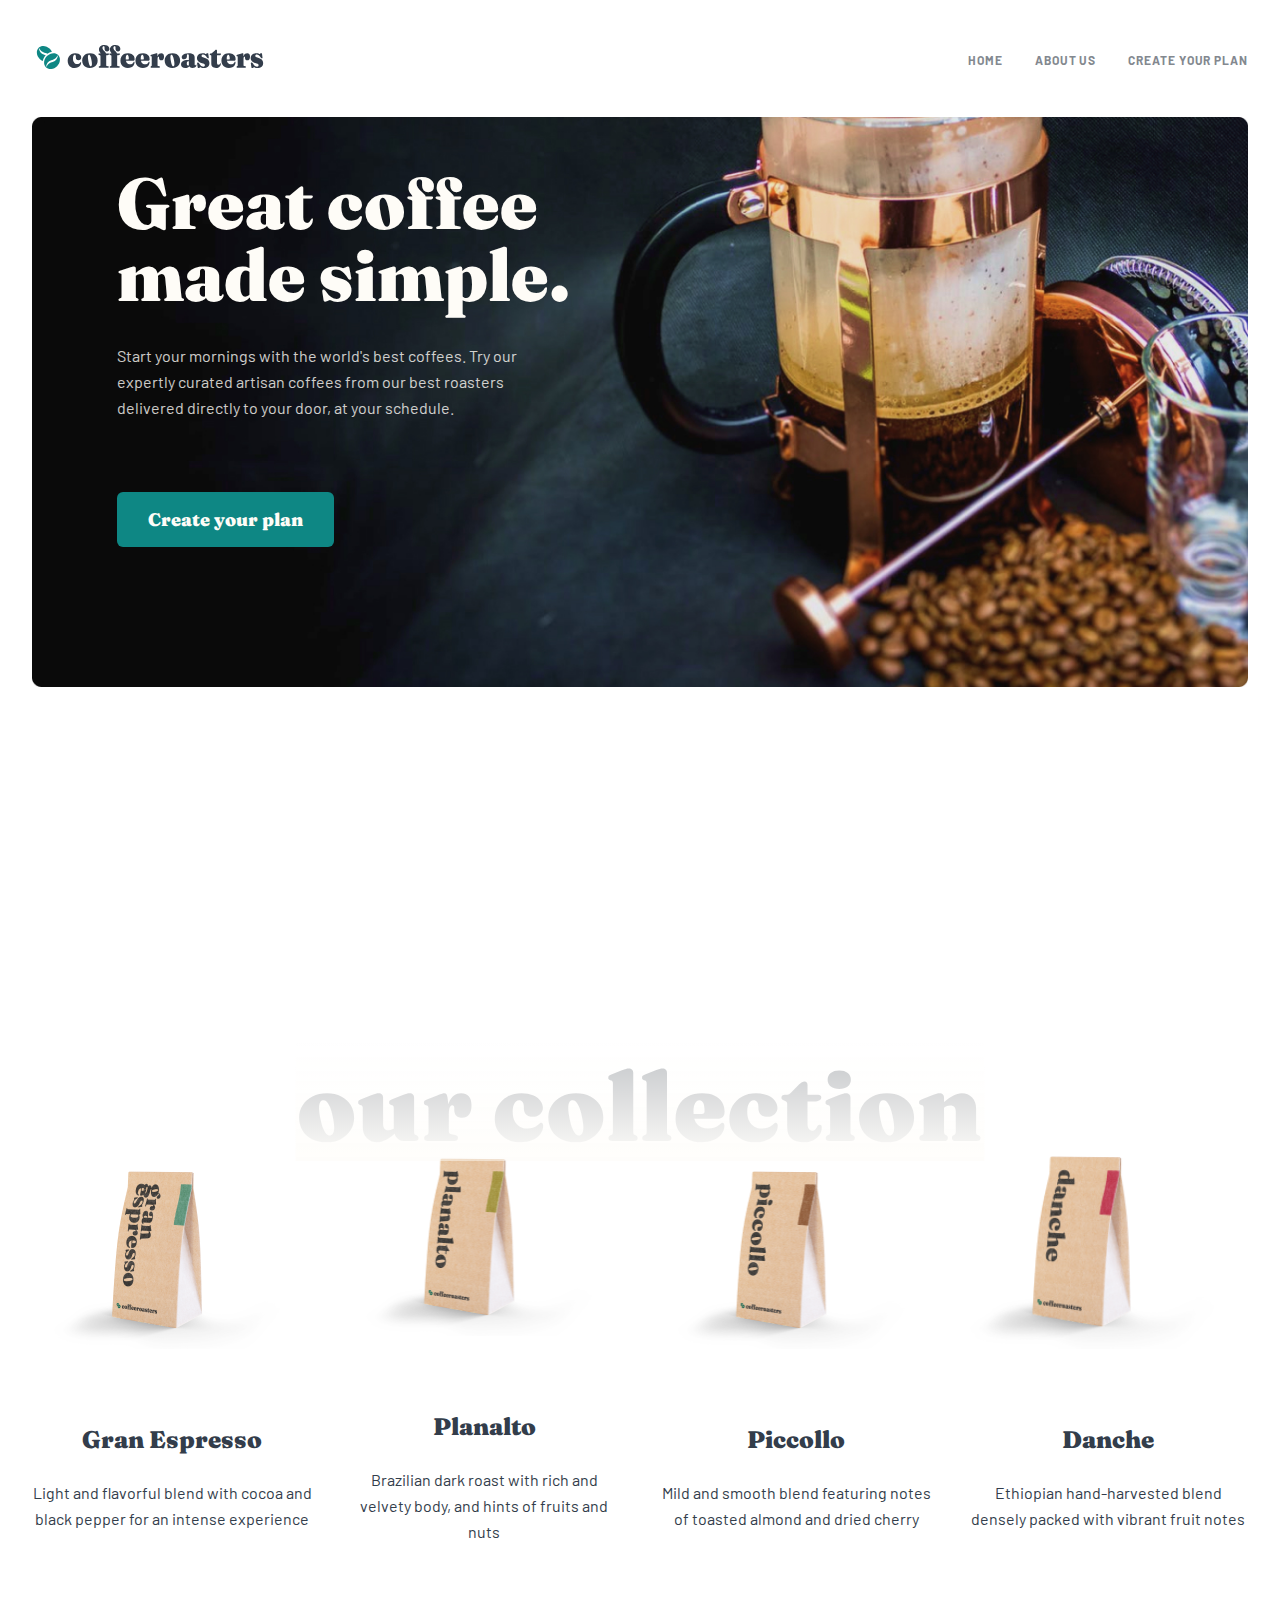
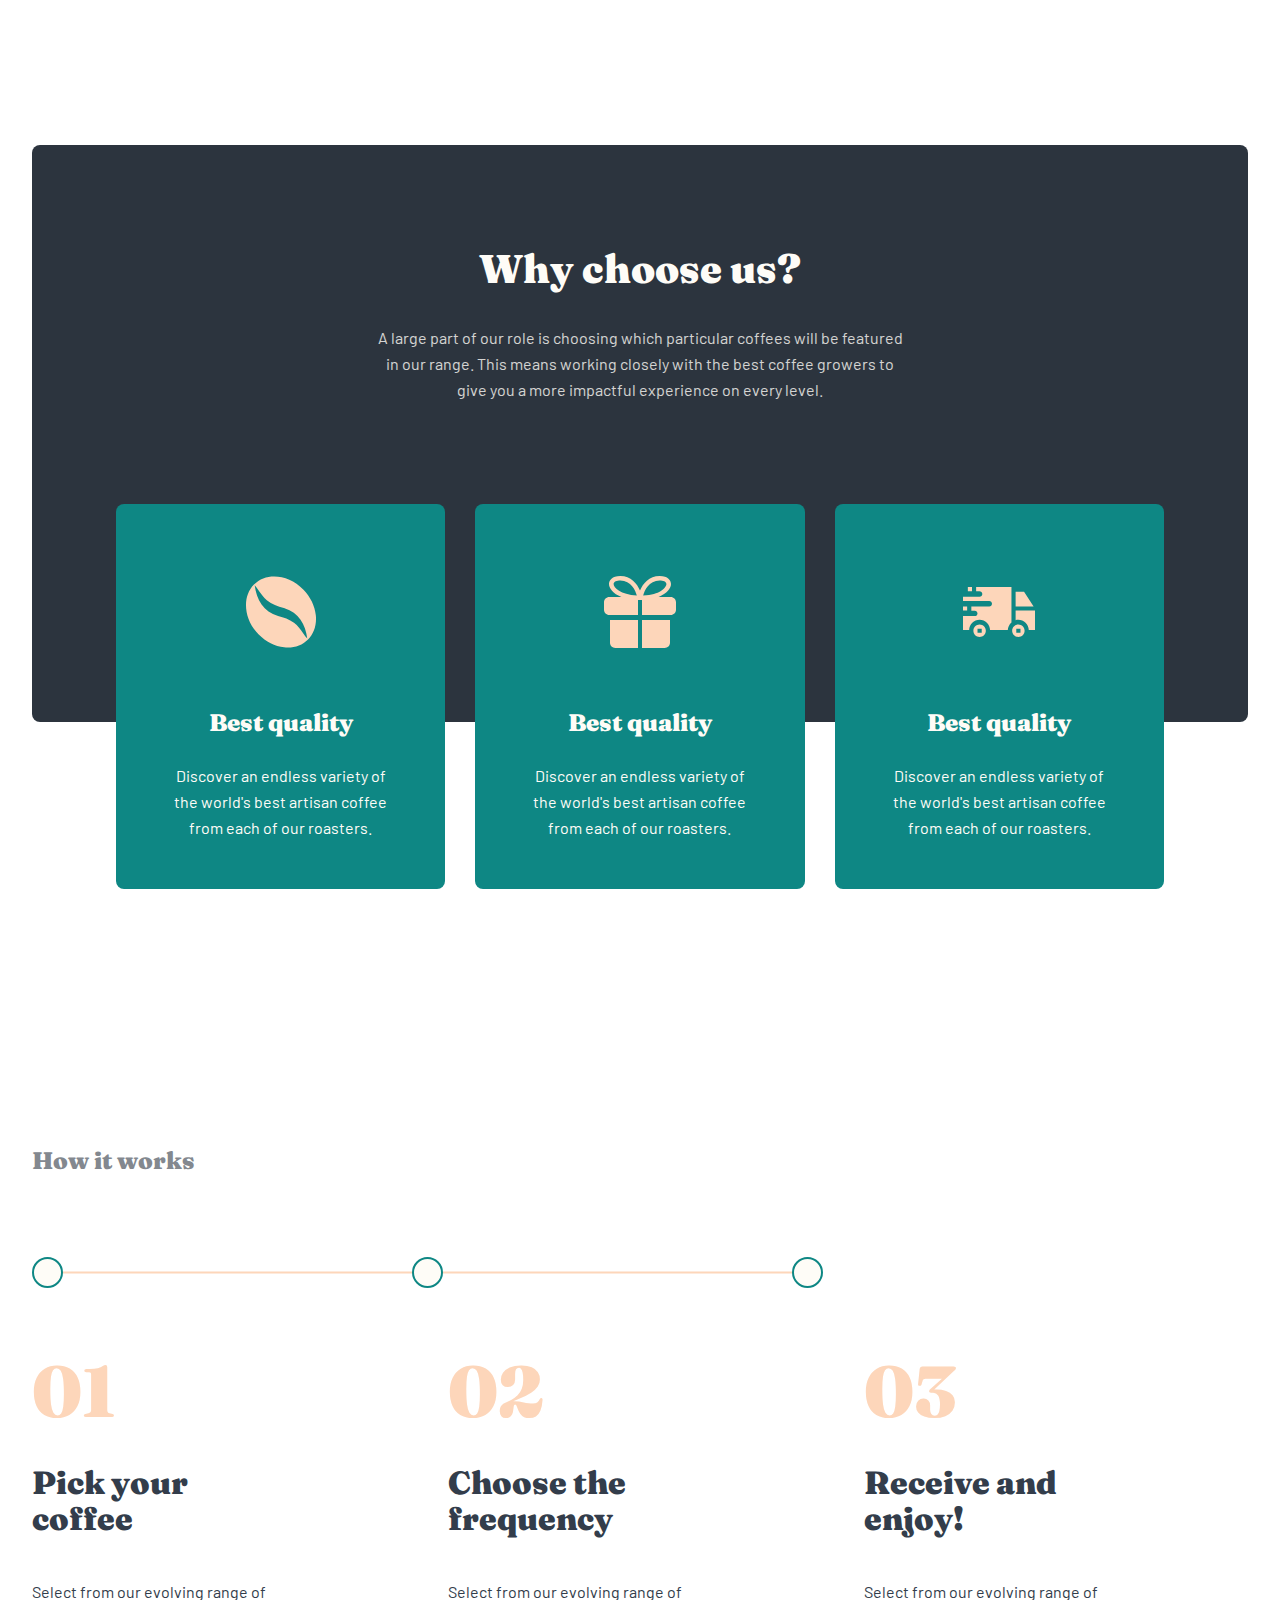
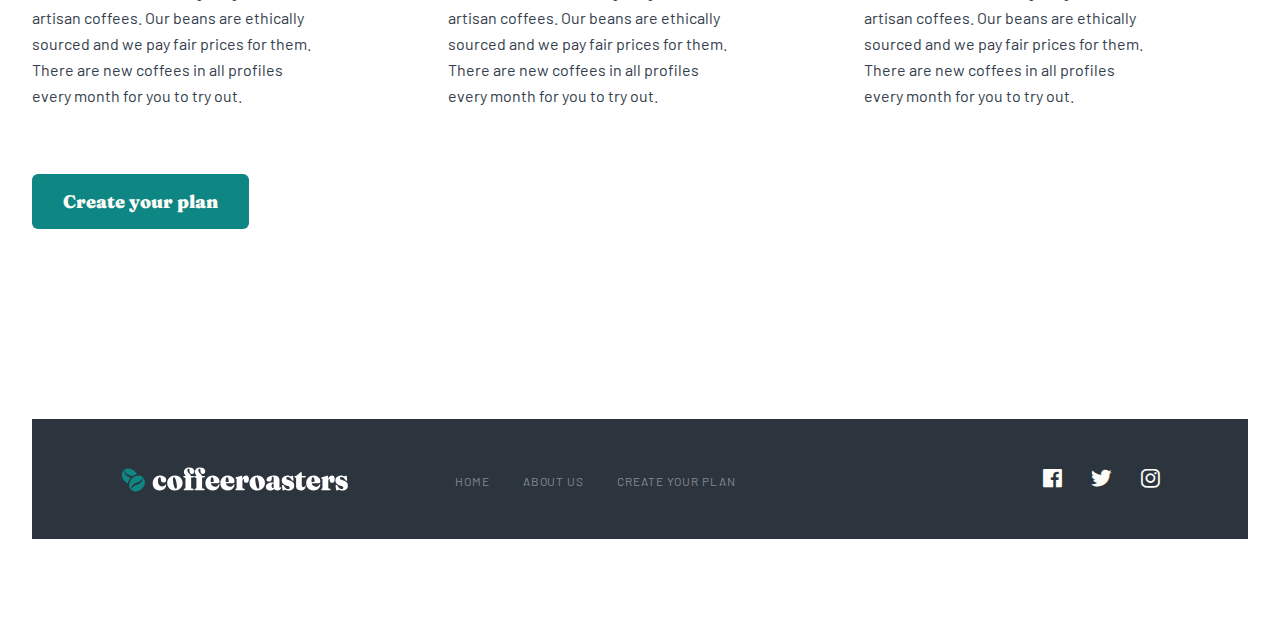
<file: index.html>
<!DOCTYPE html>
<html lang="en">

<head>
    <meta charset="UTF-8">
    <meta http-equiv="X-UA-Compatible" content="IE=edge">
    <meta name="viewport" content="width=device-width, initial-scale=1.0">
    <title>Coffeeroasters</title>
    <link rel="stylesheet" href="https://necolas.github.io/normalize.css/8.0.1/normalize.css">
    <link href='https://unpkg.com/boxicons@2.1.1/css/boxicons.min.css' rel='stylesheet'>
    <link rel="stylesheet" href="css/flexboxgrid.css">
    <link rel="stylesheet" href="css/style.css">
</head>

<body>
    <section id="hero">
        <div class="container-fluid">
            <header class="header">
                <div class="header__box between-xs">
                    <div class="header__logo-box">
                        <a href="#">
                            <img class="header__logo" src="./imgs/coffe-logo.svg" alt="Logo">
                        </a>
                    </div>
                    <nav class="header__nav nav" id="navModal">
                        <div class="nav__box">
                            <img class="nav__logo" src="./imgs/coffe-logo.svg" alt="logo">
                            <button class="nav__close" id="closeBtn"><i class='bx bx-x'></i></button>
                        </div>
                        <ul class="nav__list">
                            <li class="nav__item">
                                <a class="nav__link" href="index.html">home</a>
                            </li>
                            <li class="nav__item">
                                <a class="nav__link" href="about.html">about us</a>
                            </li>
                            <li class="nav__item">
                                <a class="nav__link" href="create.html">create your plan</a>
                            </li>
                        </ul>
                    </nav>
                    <button class="header__btn"><i class='bx bx-menu' id="menuBtn"></i></button>
                </div>
            </header>
            <div class="hero">
                <div class="hero__desc">
                    <h1 class="hero__title">Great coffee made simple.</h1>
                    <p class="hero__text">Start your mornings with the world's best coffees. Try our expertly curated
                        artisan coffees from our best roasters delivered directly to your door, at your schedule.</p>
                    <button class="hero__btn btn">Create your plan</button>
                </div>
            </div>
        </div>
    </section>
    <main>
        <section class="collection">
            <div class="container-fluid">
                <div class="collection__page">
                    <img class="collection__img" src="./imgs/bacg-img.svg" alt="collection">
                    <ul class="collection__list row middle-xs between-xs">
                        <li class="collection__item col-xs-12 col-md-3">
                            <div class="collection__box clln">
                                <img class="clln__img" src="./imgs/kopi1.png" alt="Planalto">
                                <div class="clln__desc">
                                    <h3 class="clln__title">Gran Espresso</h3>
                                    <p class="clln__text">Light and flavorful blend with cocoa and black pepper for an
                                        intense experience</p>
                                </div>
                            </div>
                        </li>
                        <li class="collection__item col-xs-12 col-md-3">
                            <div class="collection__box clln">
                                <img class="clln__img" src="./imgs/kopi2.png" alt="Planalto">
                                <div class="clln__desc">
                                    <h3 class="clln__title">Planalto</h3>
                                    <p class="clln__text">Brazilian dark roast with rich and velvety body, and hints of
                                        fruits and nuts</p>
                                </div>
                            </div>
                        </li>
                        <li class="collection__item col-xs-12 col-md-3">
                            <div class="collection__box clln">
                                <img class="clln__img" src="./imgs/kopi3.png" alt="Planalto">
                                <div class="clln__desc">
                                    <h3 class="clln__title">Piccollo</h3>
                                    <p class="clln__text">Mild and smooth blend featuring notes of toasted almond and dried
                                        cherry</p>
                                </div>
                            </div>
                        </li>
                        <li class="collection__item col-xs-12 col-md-3">
                            <div class="collection__box clln">
                                <img class="clln__img" src="./imgs/kopi4.png" alt="Planalto">
                                <div class="clln__desc">
                                    <h3 class="clln__title">Danche</h3>
                                    <p class="clln__text">Ethiopian hand-harvested blend densely packed with vibrant fruit
                                        notes</p>
                                </div>
                            </div>
                        </li>
                    </ul>
                </div>
            </div>
        </section>
        <section class="choose">
            <div class="container-fluid">
                <div class="choose__page">
                    <div class="choose__info">
                        <h2 class="choose__heading">Why choose us?</h2>
                        <p class="choose__desc">A large part of our role is choosing which particular coffees will be
                            featured
                            in our range. This means working closely with the best coffee growers to give
                            you a more impactful experience on every level.</p>
                    </div>
                    <ul class="choose__list row middle-xs">
                        <li class="choose__item col-xs-12 col-md-4">
                            <div class="choose__box">
                                <img class="choose__img" src="./imgs/choose1.svg" alt="coffe">
                                <div class="choose__card">
                                    <h3 class="choose__title">Best quality</h3>
                                    <p class="choose__text">Discover an endless variety of the world's best artisan coffee
                                        from each of our roasters.</p>
                                </div>
                            </div>
                        </li>
                        <li class="choose__item col-xs-12 col-md-4">
                            <div class="choose__box">
                                <img class="choose__img" src="./imgs/choose2.svg" alt="coffe">
                                <div class="choose__card">
                                    <h3 class="choose__title">Best quality</h3>
                                    <p class="choose__text">Discover an endless variety of the world's best artisan coffee
                                        from each of our roasters.</p>
                                </div>
                            </div>
                        </li>
                        <li class="choose__item col-xs-12 col-md-4">
                            <div class="choose__box">
                                <img class="choose__img" src="./imgs/choose3.svg" alt="coffe">
                                <div class="choose__card">
                                    <h3 class="choose__title">Best quality</h3>
                                    <p class="choose__text">Discover an endless variety of the world's best artisan coffee
                                        from each of our roasters.</p>
                                </div>
                            </div>
                        </li>
                    </ul>
                </div>
            </div>
        </section>
        <section class="work">
            <div class="container-fluid">
                <div class="work__content">
                    <div class="work__page">
                        <span class="work__span">How it works</span>
                        <div class="work__img"></div>
                    </div>
                    <ul class="work__list row middle-xs">
                        <li class="work__item col-xs-12 col-sm-4">
                            <div class="work__box wbox">
                                <p class="wbox__span">01</p>
                                <h3 class="wbox__title">Pick your <br> coffee</h3>
                                <p class="wbox__text">Select from our evolving range
                                    of artisan coffees. Our beans
                                    are ethically sourced and we
                                    pay fair prices for them. There
                                    are new coffees in all profiles every month for you to try out.
                                </p>
                            </div>
                        </li>
                        <li class="work__item col-xs-12 col-sm-4">
                            <div class="work__box wbox">
                                <p class="wbox__span">02</p>
                                <h3 class="wbox__title">Choose the frequency</h3>
                                <p class="wbox__text">Select from our evolving range
                                    of artisan coffees. Our beans
                                    are ethically sourced and we
                                    pay fair prices for them. There
                                    are new coffees in all profiles every month for you to try out.
                                </p>
                            </div>
                        </li>
                        <li class="work__item col-xs-12 col-sm-4">
                            <div class="work__box wbox">
                                <p class="wbox__span">03</p>
                                <h3 class="wbox__title">Receive and enjoy!</h3>
                                <p class="wbox__text">Select from our evolving range
                                    of artisan coffees. Our beans
                                    are ethically sourced and we
                                    pay fair prices for them. There
                                    are new coffees in all profiles every month for you to try out.
                                </p>
                            </div>
                        </li>
                    </ul>
                    <button class="btn work__btn">Create your plan</button>
                </div>
            </div>
        </section>
    </main>
    <footer class="footer">
        <div class="container-fluid">
            <div class="footer__box">
                <img class="footer__logo" src="./imgs/logo-white.svg" alt="logo">
                <ul class="footer__list">
                    <li class="footer__item">
                        <a class="footer__link" href="#">home</a>
                    </li>
                    <li class="footer__item">
                        <a class="footer__link" href="#">about us</a>
                    </li>
                    <li class="footer__item">
                        <a class="footer__link" href="#">create your plan</a>
                    </li>
                </ul>
                <ul class="footer__media media">
                    <li class="media__item">
                        <a class="media__link" href="#"><i class='bx bxl-facebook-square'></i></a>
                    </li>
                    <li class="media__item">
                        <a class="media__link" href="#"><i class='bx bxl-twitter' ></i></i></a>
                    </li>
                    <li class="media__item">
                        <a class="media__link" href="#"><i class='bx bxl-instagram'></i></i></a>
                    </li>
                </ul>
            </div>
        </div>
    </footer>

    <script src="js/main.js"></script>
</body>

</html>
</file>
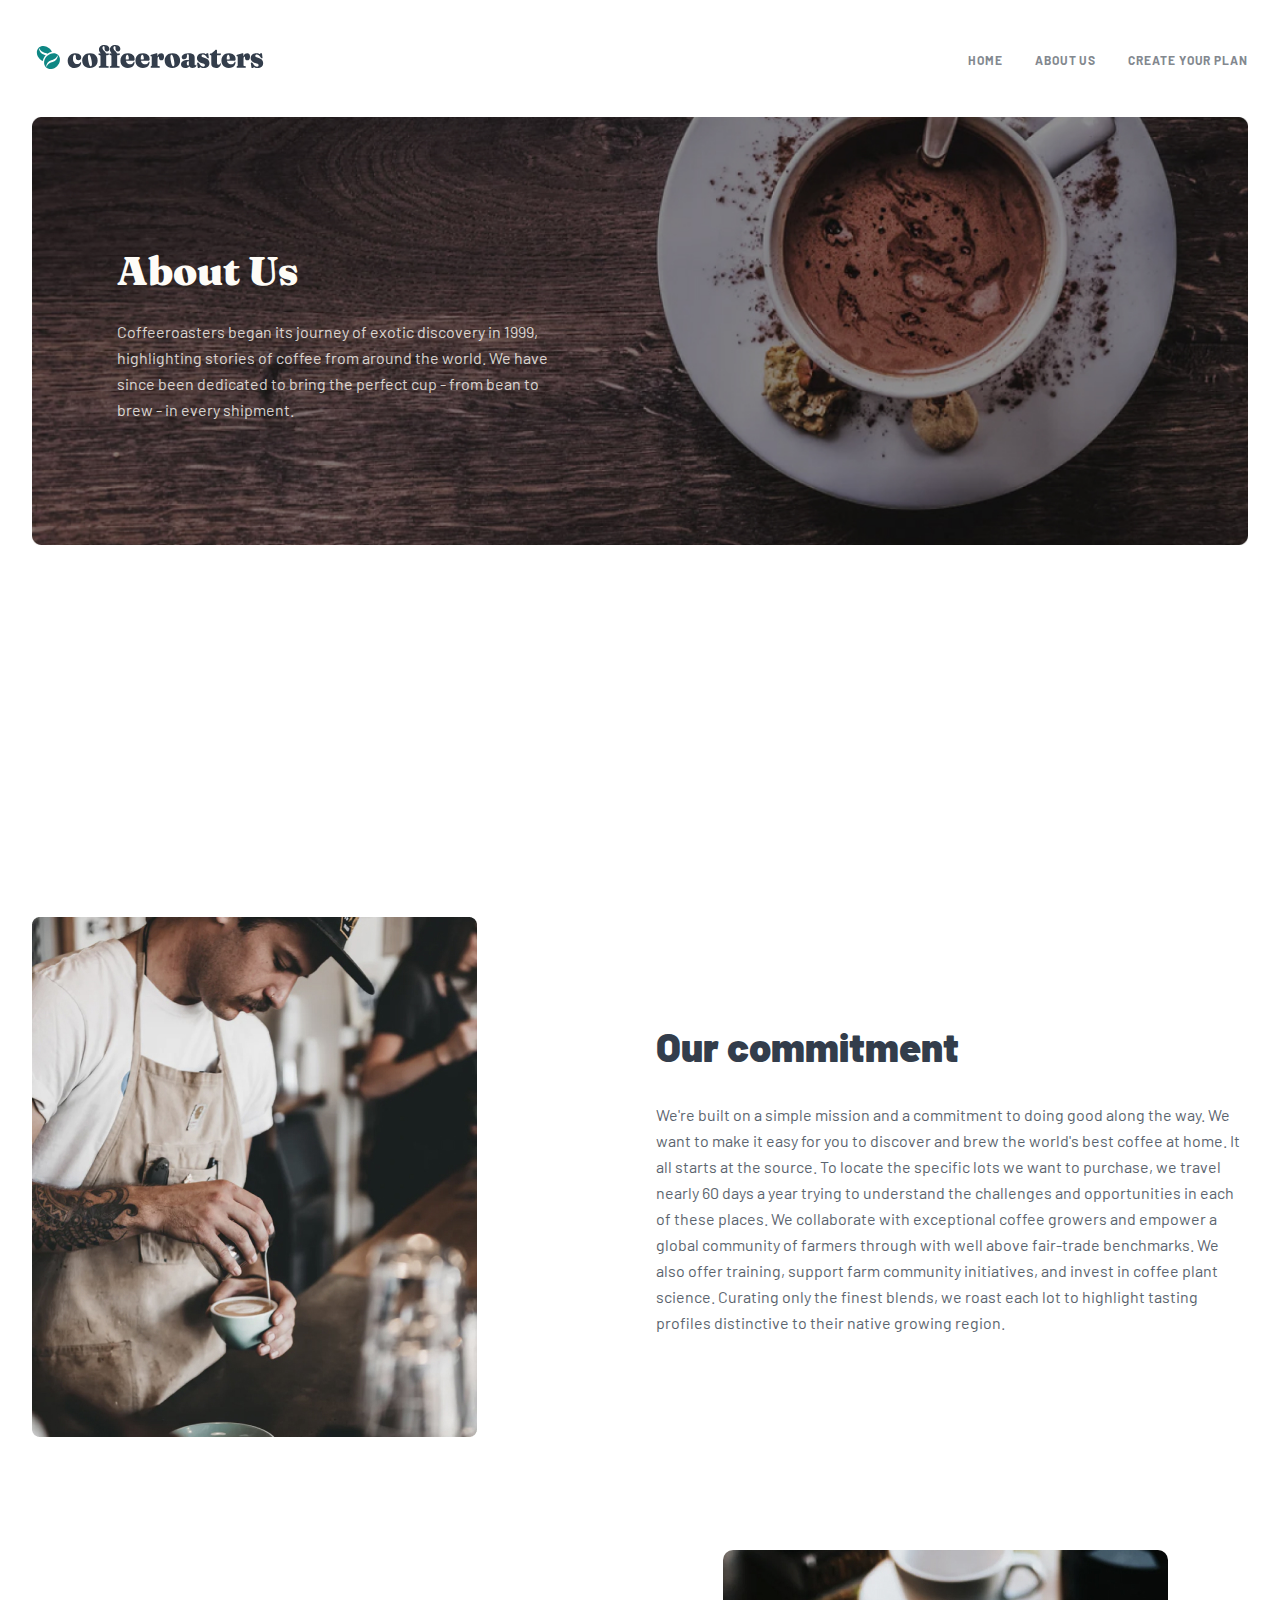
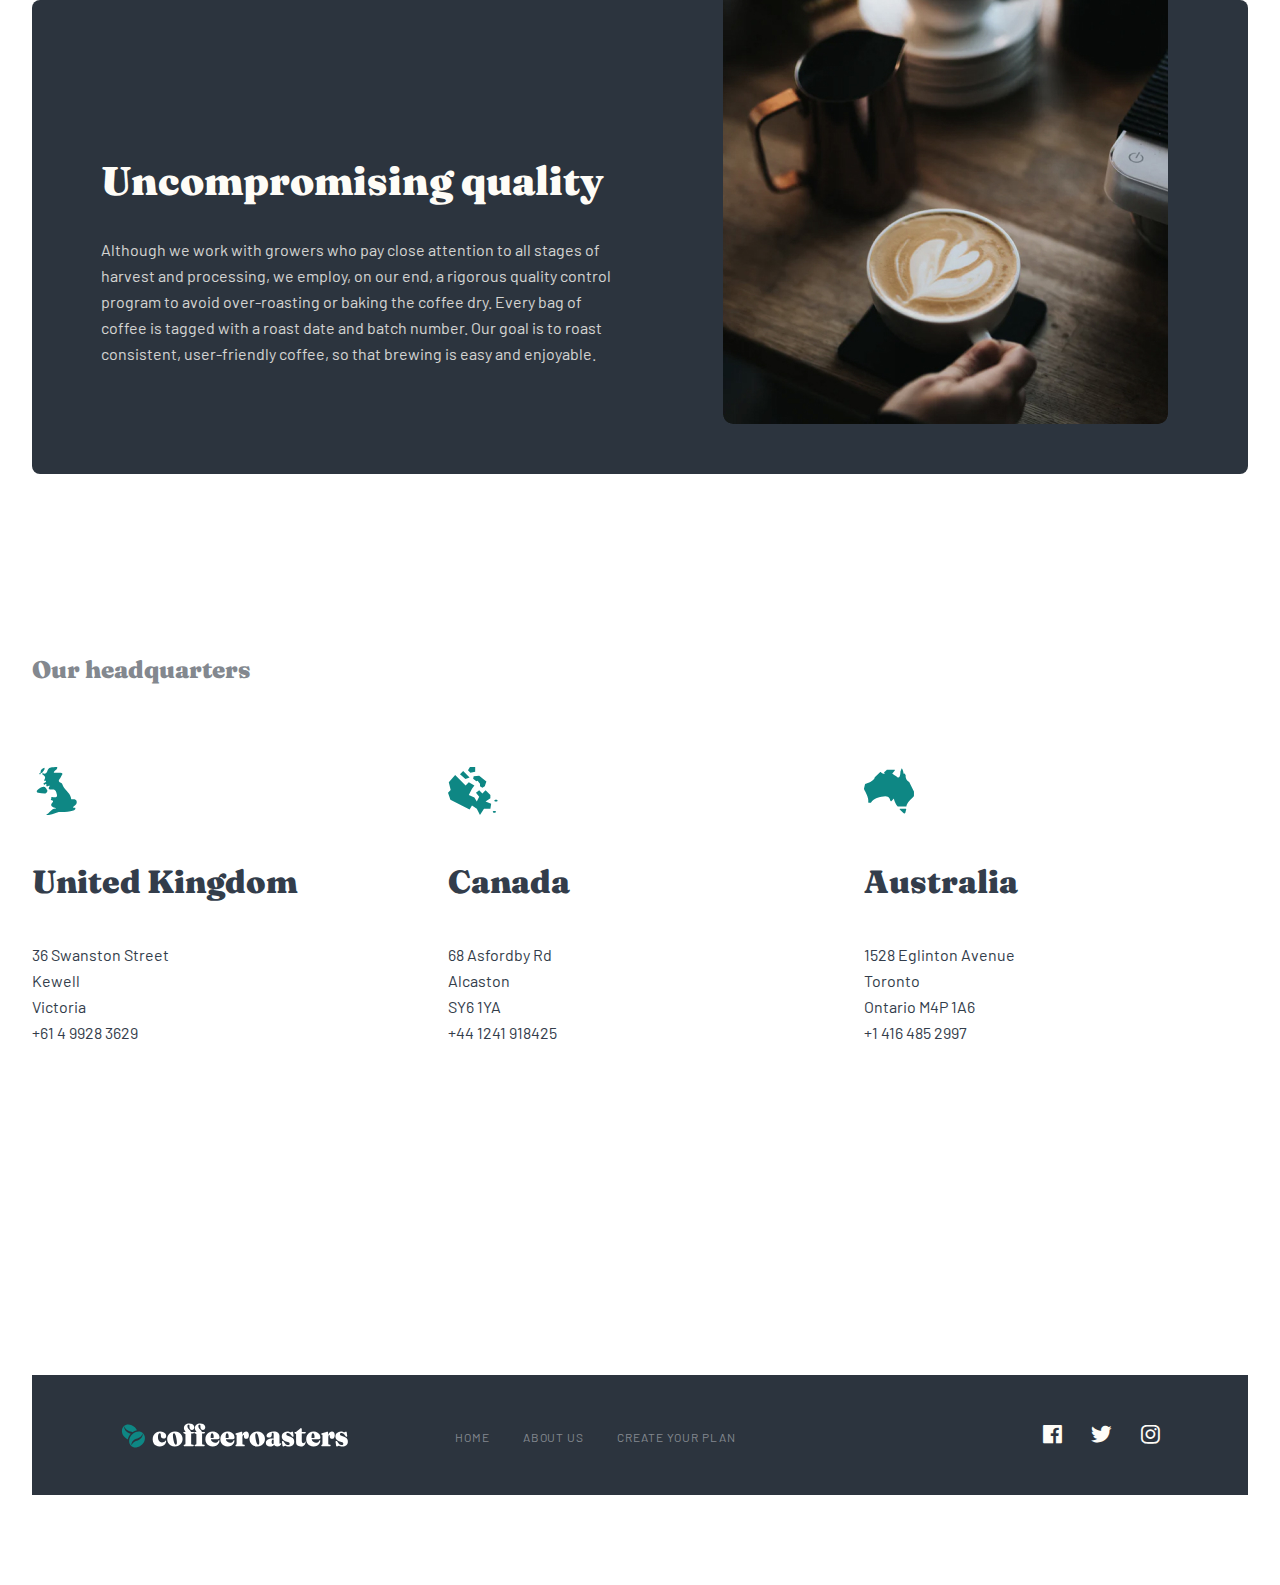
<file: about.html>
<!DOCTYPE html>
<html lang="en">

<head>
    <meta charset="UTF-8">
    <meta http-equiv="X-UA-Compatible" content="IE=edge">
    <meta name="viewport" content="width=device-width, initial-scale=1.0">
    <title>Coffeeroasters</title>
    <link rel="stylesheet" href="https://necolas.github.io/normalize.css/8.0.1/normalize.css">
    <link href='https://unpkg.com/boxicons@2.1.1/css/boxicons.min.css' rel='stylesheet'>
    <link rel="stylesheet" href="css/flexboxgrid.css">
    <link rel="stylesheet" href="css/style.css">
    <link rel="stylesheet" href="css/about.css">
</head>

<body>
    <section id="hero">
        <div class="container-fluid">
            <header class="header">
                <div class="header__box between-xs">
                    <div class="header__logo-box">
                        <a href="#">
                            <img class="header__logo" src="./imgs/coffe-logo.svg" alt="Logo">
                        </a>
                    </div>
                    <nav class="header__nav nav" id="navModal">
                        <div class="nav__box">
                            <img class="nav__logo" src="./imgs/coffe-logo.svg" alt="logo">
                            <button class="nav__close" id="closeBtn"><i class='bx bx-x'></i></button>
                        </div>
                        <ul class="nav__list">
                            <li class="nav__item">
                                <a class="nav__link" href="index.html">home</a>
                            </li>
                            <li class="nav__item">
                                <a class="nav__link" href="about.html">about us</a>
                            </li>
                            <li class="nav__item">
                                <a class="nav__link" href="create.html">create your plan</a>
                            </li>
                        </ul>
                    </nav>
                    <button class="header__btn"><i class='bx bx-menu' id="menuBtn"></i></button>
                </div>
            </header>
            <div class="hero">
                <div class="hero__desc">
                    <h1 class="hero__title">About Us</h1>
                    <p class="hero__text">Coffeeroasters began its journey of exotic discovery in 1999, highlighting stories of coffee from around the world. We have since been dedicated to bring the perfect cup - from bean to brew - in every shipment.</p>
                </div>
            </div>
        </div>
    </section>
    <main>
        <section class="commit">
            <div class="container-fluid">
                <div class="commit__page row middle-xs">
                    <div class="commit__imgbox col-xs-12 col-sm-6">
                        <img class="commit__img" src="./imgs/commit1.jpg" alt="work">
                    </div>
                    <div class="commit__desc col-xs-12 col-sm-6">
                        <h2 class="commit__title">Our commitment</h2>
                        <p class="commit__text">We're built on a simple mission and a commitment to doing good along the way. We want to make it easy for you to discover and brew the world's best coffee at home. It all starts at the source. To locate the specific lots we want to purchase, we travel nearly 60 days a year trying to understand the challenges and opportunities in each of these places. We collaborate with exceptional coffee growers and empower a global community of farmers through with well above fair-trade benchmarks. We also offer training, support farm community initiatives, and invest in coffee plant science. Curating only the finest blends, we roast each lot to highlight tasting profiles distinctive to their native growing region.</p>
                    </div>
                </div>
            </div>
        </section>
    
        <section class="quality">
            <div class="container-fluid">
                <div class="quality__page">
                    <div class="quality__row row middle-xs">
                        <div class="quality__desc col-xs-12 col-sm-6">
                            <h2 class="quality__title">Uncompromising quality</h2>
                            <p class="quality__text">Although we work with growers who pay close attention to all stages of harvest and processing, we employ, on our end, a rigorous quality control program to avoid over-roasting or baking the coffee dry. Every bag of coffee is tagged with a roast date and batch number. Our goal is to roast consistent, user-friendly coffee, so that brewing is easy and enjoyable.</p>
                        </div>
                        <div class="quality__img-box col-xs-12 col-sm-6">
                            <img class="quality__img" src="./imgs/quality.jpg" alt="coffee">
                        </div>
                    </div>
                </div>
            </div>
        </section>
        
        <section class="work">
            <div class="container-fluid">
                <div class="work__content">
                    <div class="work__page">
                        <span class="work__span">Our headquarters</span>
                    </div>
                    <ul class="work__list row middle-xs">
                        <li class="work__item col-xs-12 col-sm-4">
                            <div class="work__box wbox">
                                <img class="work__imgs" src="./imgs/world1.svg" alt="world">
                                <h3 class="wbox__title">United Kingdom</h3>
                                <p class="wbox__text">36 Swanston Street <br>
                                    Kewell <br>
                                    Victoria <br>
                                    +61 4 9928 3629
                                </p>
                            </div>
                        </li>
                        <li class="work__item col-xs-12 col-sm-4">
                            <div class="work__box wbox">
                                <img class="work__imgs" src="./imgs/world2.svg" alt="world">
                                <h3 class="wbox__title">Canada</h3>
                                <p class="wbox__text">68  Asfordby Rd <br>
                                    Alcaston <br>
                                    SY6 1YA <br>
                                    +44 1241 918425
                                </p>
                            </div>
                        </li>
                        <li class="work__item col-xs-12 col-sm-4">
                            <div class="work__box wbox">
                                <img class="work__imgs" src="./imgs/world3.svg" alt="world">
                                <h3 class="wbox__title">Australia</h3>
                                <p class="wbox__text">1528  Eglinton Avenue <br>
                                    Toronto <br>
                                    Ontario M4P 1A6 <br>
                                    +1 416 485 2997
                                </p>
                            </div>
                        </li>
                    </ul>
                </div>
            </div>
        </section>
    </main>
    <footer class="footer">
        <div class="container-fluid">
            <div class="footer__box">
                <img class="footer__logo" src="./imgs/logo-white.svg" alt="logo">
                <ul class="footer__list">
                    <li class="footer__item">
                        <a class="footer__link" href="#">home</a>
                    </li>
                    <li class="footer__item">
                        <a class="footer__link" href="#">about us</a>
                    </li>
                    <li class="footer__item">
                        <a class="footer__link" href="#">create your plan</a>
                    </li>
                </ul>
                <ul class="footer__media media">
                    <li class="media__item">
                        <a class="media__link" href="#"><i class='bx bxl-facebook-square'></i></a>
                    </li>
                    <li class="media__item">
                        <a class="media__link" href="#"><i class='bx bxl-twitter' ></i></i></a>
                    </li>
                    <li class="media__item">
                        <a class="media__link" href="#"><i class='bx bxl-instagram'></i></i></a>
                    </li>
                </ul>
            </div>
        </div>
    </footer>

    <script src="js/main.js"></script>
</body>

</html>
</file>
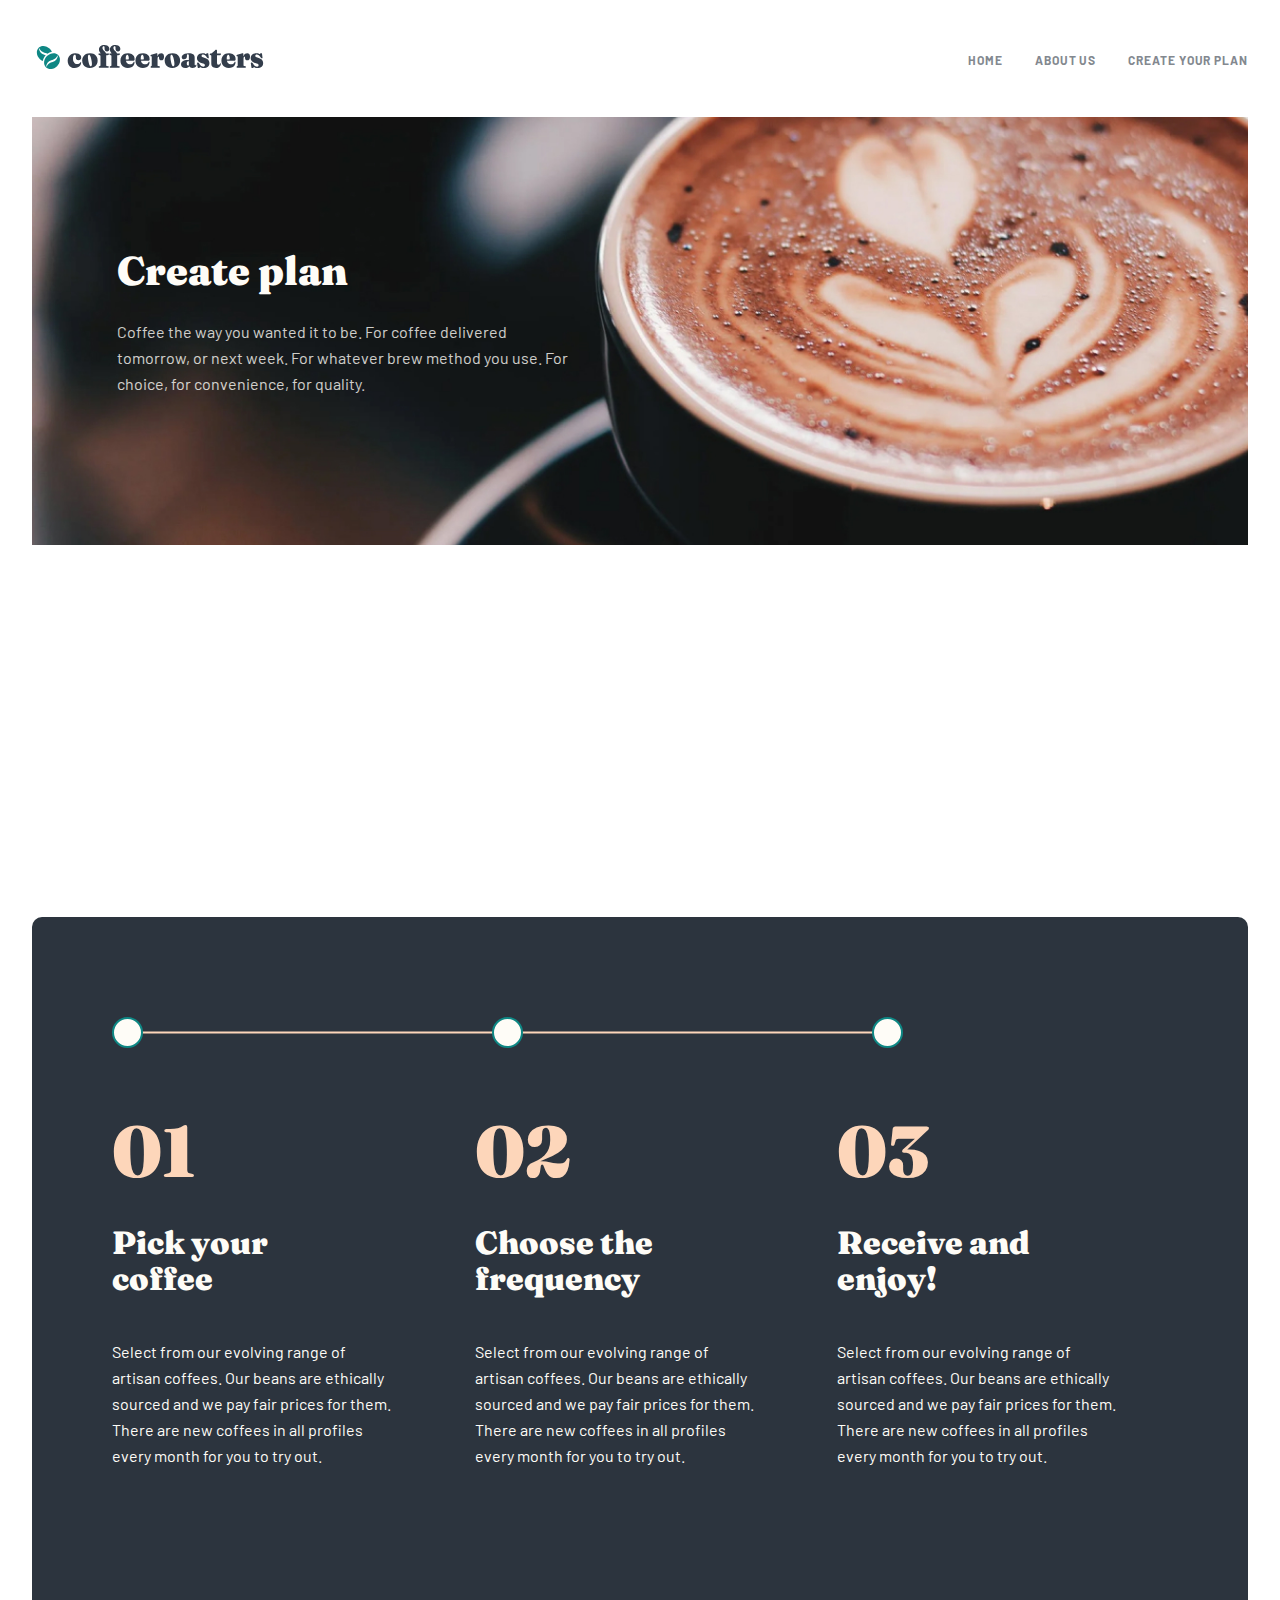
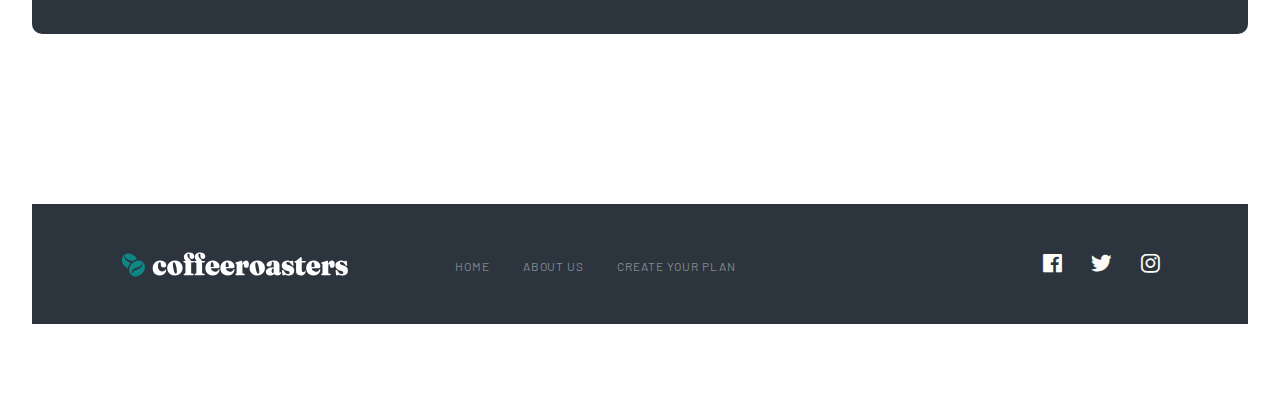
<file: create.html>
<!DOCTYPE html>
<html lang="en">

<head>
    <meta charset="UTF-8">
    <meta http-equiv="X-UA-Compatible" content="IE=edge">
    <meta name="viewport" content="width=device-width, initial-scale=1.0">
    <title>Coffeeroasters</title>
    <link rel="stylesheet" href="https://necolas.github.io/normalize.css/8.0.1/normalize.css">
    <link href='https://unpkg.com/boxicons@2.1.1/css/boxicons.min.css' rel='stylesheet'>
    <link rel="stylesheet" href="css/flexboxgrid.css">
    <link rel="stylesheet" href="css/style.css">
    <link rel="stylesheet" href="css/create.css">
</head>

<body>
    <section id="hero">
        <div class="container-fluid">
            <header class="header">
                <div class="header__box between-xs">
                    <div class="header__logo-box">
                        <a href="#">
                            <img class="header__logo" src="./imgs/coffe-logo.svg" alt="Logo">
                        </a>
                    </div>
                    <nav class="header__nav nav" id="navModal">
                        <div class="nav__box">
                            <img class="nav__logo" src="./imgs/coffe-logo.svg" alt="logo">
                            <button class="nav__close" id="closeBtn"><i class='bx bx-x'></i></button>
                        </div>
                        <ul class="nav__list">
                            <li class="nav__item">
                                <a class="nav__link" href="index.html">home</a>
                            </li>
                            <li class="nav__item">
                                <a class="nav__link" href="about.html">about us</a>
                            </li>
                            <li class="nav__item">
                                <a class="nav__link" href="create.html">create your plan</a>
                            </li>
                        </ul>
                    </nav>
                    <button class="header__btn"><i class='bx bx-menu' id="menuBtn"></i></button>
                </div>
            </header>
            <div class="hero">
                <div class="hero__desc">
                    <h1 class="hero__title">Create plan</h1>
                    <p class="hero__text">Coffee the way you wanted it to be. For coffee delivered tomorrow, or next week. For whatever brew method you use. For choice, for convenience, for quality.</p>
                </div>
            </div>
        </div>
    </section>
    <main>
        <section class="work">
            <div class="container-fluid">
                <div class="work__content">
                    <div class="work__page">
                        <div class="work__img"></div>
                    </div>
                    <ul class="work__list row middle-xs">
                        <li class="work__item col-xs-12 col-sm-4">
                            <div class="work__box wbox">
                                <p class="wbox__span">01</p>
                                <h3 class="wbox__title">Pick your <br> coffee</h3>
                                <p class="wbox__text">Select from our evolving range
                                    of artisan coffees. Our beans
                                    are ethically sourced and we
                                    pay fair prices for them. There
                                    are new coffees in all profiles every month for you to try out.
                                </p>
                            </div>
                        </li>
                        <li class="work__item col-xs-12 col-sm-4">
                            <div class="work__box wbox">
                                <p class="wbox__span">02</p>
                                <h3 class="wbox__title">Choose the frequency</h3>
                                <p class="wbox__text">Select from our evolving range
                                    of artisan coffees. Our beans
                                    are ethically sourced and we
                                    pay fair prices for them. There
                                    are new coffees in all profiles every month for you to try out.
                                </p>
                            </div>
                        </li>
                        <li class="work__item col-xs-12 col-sm-4">
                            <div class="work__box wbox">
                                <p class="wbox__span">03</p>
                                <h3 class="wbox__title">Receive and enjoy!</h3>
                                <p class="wbox__text">Select from our evolving range
                                    of artisan coffees. Our beans
                                    are ethically sourced and we
                                    pay fair prices for them. There
                                    are new coffees in all profiles every month for you to try out.
                                </p>
                            </div>
                        </li>
                    </ul>
                </div>
            </div>
        </section>
    </main>
    <footer class="footer">
        <div class="container-fluid">
            <div class="footer__box">
                <img class="footer__logo" src="./imgs/logo-white.svg" alt="logo">
                <ul class="footer__list">
                    <li class="footer__item">
                        <a class="footer__link" href="#">home</a>
                    </li>
                    <li class="footer__item">
                        <a class="footer__link" href="#">about us</a>
                    </li>
                    <li class="footer__item">
                        <a class="footer__link" href="#">create your plan</a>
                    </li>
                </ul>
                <ul class="footer__media media">
                    <li class="media__item">
                        <a class="media__link" href="#"><i class='bx bxl-facebook-square'></i></a>
                    </li>
                    <li class="media__item">
                        <a class="media__link" href="#"><i class='bx bxl-twitter' ></i></i></a>
                    </li>
                    <li class="media__item">
                        <a class="media__link" href="#"><i class='bx bxl-instagram'></i></i></a>
                    </li>
                </ul>
            </div>
        </div>
    </footer>

    <script src="js/main.js"></script>
</body>

</html>
</file>
<file: css/flexboxgrid.css>
/* Uncomment and set these variables to customize the grid. */

.container-fluid {
  margin-right: auto;
  margin-left: auto;
  padding-right: 2rem;
  padding-left: 2rem;
}

.row {
  box-sizing: border-box;
  display: -ms-flexbox;
  display: -webkit-box;
  display: flex;
  -ms-flex: 0 1 auto;
  -webkit-box-flex: 0;
  flex: 0 1 auto;
  -ms-flex-direction: row;
  -webkit-box-orient: horizontal;
  -webkit-box-direction: normal;
  flex-direction: row;
  -ms-flex-wrap: wrap;
  flex-wrap: wrap;
  margin-right: -1rem;
  margin-left: -1rem;
}

.row.reverse {
  -ms-flex-direction: row-reverse;
  -webkit-box-orient: horizontal;
  -webkit-box-direction: reverse;
  flex-direction: row-reverse;
}

.col.reverse {
  -ms-flex-direction: column-reverse;
  -webkit-box-orient: vertical;
  -webkit-box-direction: reverse;
  flex-direction: column-reverse;
}

.col-xs,
.col-xs-1,
.col-xs-2,
.col-xs-3,
.col-xs-4,
.col-xs-5,
.col-xs-6,
.col-xs-7,
.col-xs-8,
.col-xs-9,
.col-xs-10,
.col-xs-11,
.col-xs-12 {
  box-sizing: border-box;
  -ms-flex: 0 0 auto;
  -webkit-box-flex: 0;
  flex: 0 0 auto;
  padding-right: 1rem;
  padding-left: 1rem;
}

.col-xs {
  -webkit-flex-grow: 1;
  -ms-flex-positive: 1;
  -webkit-box-flex: 1;
  flex-grow: 1;
  -ms-flex-preferred-size: 0;
  flex-basis: 0;
  max-width: 100%;
}

.col-xs-1 {
  -ms-flex-preferred-size: 8.333%;
  flex-basis: 8.333%;
  max-width: 8.333%;
}

.col-xs-2 {
  -ms-flex-preferred-size: 16.667%;
  flex-basis: 16.667%;
  max-width: 16.667%;
}

.col-xs-3 {
  -ms-flex-preferred-size: 25%;
  flex-basis: 25%;
  max-width: 25%;
}

.col-xs-4 {
  -ms-flex-preferred-size: 33.333%;
  flex-basis: 33.333%;
  max-width: 33.333%;
}

.col-xs-5 {
  -ms-flex-preferred-size: 41.667%;
  flex-basis: 41.667%;
  max-width: 41.667%;
}

.col-xs-6 {
  -ms-flex-preferred-size: 50%;
  flex-basis: 50%;
  max-width: 50%;
}

.col-xs-7 {
  -ms-flex-preferred-size: 58.333%;
  flex-basis: 58.333%;
  max-width: 58.333%;
}

.col-xs-8 {
  -ms-flex-preferred-size: 66.667%;
  flex-basis: 66.667%;
  max-width: 66.667%;
}

.col-xs-9 {
  -ms-flex-preferred-size: 75%;
  flex-basis: 75%;
  max-width: 75%;
}

.col-xs-10 {
  -ms-flex-preferred-size: 83.333%;
  flex-basis: 83.333%;
  max-width: 83.333%;
}

.col-xs-11 {
  -ms-flex-preferred-size: 91.667%;
  flex-basis: 91.667%;
  max-width: 91.667%;
}

.col-xs-12 {
  -ms-flex-preferred-size: 100%;
  flex-basis: 100%;
  max-width: 100%;
}

.col-xs-offset-1 {
  margin-left: 8.333%;
}

.col-xs-offset-2 {
  margin-left: 16.667%;
}

.col-xs-offset-3 {
  margin-left: 25%;
}

.col-xs-offset-4 {
  margin-left: 33.333%;
}

.col-xs-offset-5 {
  margin-left: 41.667%;
}

.col-xs-offset-6 {
  margin-left: 50%;
}

.col-xs-offset-7 {
  margin-left: 58.333%;
}

.col-xs-offset-8 {
  margin-left: 66.667%;
}

.col-xs-offset-9 {
  margin-left: 75%;
}

.col-xs-offset-10 {
  margin-left: 83.333%;
}

.col-xs-offset-11 {
  margin-left: 91.667%;
}

.start-xs {
  -ms-flex-pack: start;
  -webkit-box-pack: start;
  justify-content: flex-start;
  text-align: start;
}

.center-xs {
  -ms-flex-pack: center;
  -webkit-box-pack: center;
  justify-content: center;
  text-align: center;
}

.end-xs {
  -ms-flex-pack: end;
  -webkit-box-pack: end;
  justify-content: flex-end;
  text-align: end;
}

.top-xs {
  -ms-flex-align: start;
  -webkit-box-align: start;
  align-items: flex-start;
}

.middle-xs {
  -ms-flex-align: center;
  -webkit-box-align: center;
  align-items: center;
}

.bottom-xs {
  -ms-flex-align: end;
  -webkit-box-align: end;
  align-items: flex-end;
}

.around-xs {
  -ms-flex-pack: distribute;
  justify-content: space-around;
}

.between-xs {
  -ms-flex-pack: justify;
  -webkit-box-pack: justify;
  justify-content: space-between;
}

.first-xs {
  -ms-flex-order: -1;
  -webkit-box-ordinal-group: 0;
  order: -1;
}

.last-xs {
  -ms-flex-order: 1;
  -webkit-box-ordinal-group: 2;
  order: 1;
}

@media only screen and (min-width: 48em) {
  .container {
    width: 46rem;
  }

  .col-sm,
  .col-sm-1,
  .col-sm-2,
  .col-sm-3,
  .col-sm-4,
  .col-sm-5,
  .col-sm-6,
  .col-sm-7,
  .col-sm-8,
  .col-sm-9,
  .col-sm-10,
  .col-sm-11,
  .col-sm-12 {
    box-sizing: border-box;
    -ms-flex: 0 0 auto;
    -webkit-box-flex: 0;
    flex: 0 0 auto;
    padding-right: 1rem;
    padding-left: 1rem;
  }

  .col-sm {
    -webkit-flex-grow: 1;
    -ms-flex-positive: 1;
    -webkit-box-flex: 1;
    flex-grow: 1;
    -ms-flex-preferred-size: 0;
    flex-basis: 0;
    max-width: 100%;
  }

  .col-sm-1 {
    -ms-flex-preferred-size: 8.333%;
    flex-basis: 8.333%;
    max-width: 8.333%;
  }

  .col-sm-2 {
    -ms-flex-preferred-size: 16.667%;
    flex-basis: 16.667%;
    max-width: 16.667%;
  }

  .col-sm-3 {
    -ms-flex-preferred-size: 25%;
    flex-basis: 25%;
    max-width: 25%;
  }

  .col-sm-4 {
    -ms-flex-preferred-size: 33.333%;
    flex-basis: 33.333%;
    max-width: 33.333%;
  }

  .col-sm-5 {
    -ms-flex-preferred-size: 41.667%;
    flex-basis: 41.667%;
    max-width: 41.667%;
  }

  .col-sm-6 {
    -ms-flex-preferred-size: 50%;
    flex-basis: 50%;
    max-width: 50%;
  }

  .col-sm-7 {
    -ms-flex-preferred-size: 58.333%;
    flex-basis: 58.333%;
    max-width: 58.333%;
  }

  .col-sm-8 {
    -ms-flex-preferred-size: 66.667%;
    flex-basis: 66.667%;
    max-width: 66.667%;
  }

  .col-sm-9 {
    -ms-flex-preferred-size: 75%;
    flex-basis: 75%;
    max-width: 75%;
  }

  .col-sm-10 {
    -ms-flex-preferred-size: 83.333%;
    flex-basis: 83.333%;
    max-width: 83.333%;
  }

  .col-sm-11 {
    -ms-flex-preferred-size: 91.667%;
    flex-basis: 91.667%;
    max-width: 91.667%;
  }

  .col-sm-12 {
    -ms-flex-preferred-size: 100%;
    flex-basis: 100%;
    max-width: 100%;
  }

  .col-sm-offset-1 {
    margin-left: 8.333%;
  }

  .col-sm-offset-2 {
    margin-left: 16.667%;
  }

  .col-sm-offset-3 {
    margin-left: 25%;
  }

  .col-sm-offset-4 {
    margin-left: 33.333%;
  }

  .col-sm-offset-5 {
    margin-left: 41.667%;
  }

  .col-sm-offset-6 {
    margin-left: 50%;
  }

  .col-sm-offset-7 {
    margin-left: 58.333%;
  }

  .col-sm-offset-8 {
    margin-left: 66.667%;
  }

  .col-sm-offset-9 {
    margin-left: 75%;
  }

  .col-sm-offset-10 {
    margin-left: 83.333%;
  }

  .col-sm-offset-11 {
    margin-left: 91.667%;
  }

  .start-sm {
    -ms-flex-pack: start;
    -webkit-box-pack: start;
    justify-content: flex-start;
    text-align: start;
  }

  .center-sm {
    -ms-flex-pack: center;
    -webkit-box-pack: center;
    justify-content: center;
    text-align: center;
  }

  .end-sm {
    -ms-flex-pack: end;
    -webkit-box-pack: end;
    justify-content: flex-end;
    text-align: end;
  }

  .top-sm {
    -ms-flex-align: start;
    -webkit-box-align: start;
    align-items: flex-start;
  }

  .middle-sm {
    -ms-flex-align: center;
    -webkit-box-align: center;
    align-items: center;
  }

  .bottom-sm {
    -ms-flex-align: end;
    -webkit-box-align: end;
    align-items: flex-end;
  }

  .around-sm {
    -ms-flex-pack: distribute;
    justify-content: space-around;
  }

  .between-sm {
    -ms-flex-pack: justify;
    -webkit-box-pack: justify;
    justify-content: space-between;
  }

  .first-sm {
    -ms-flex-order: -1;
    -webkit-box-ordinal-group: 0;
    order: -1;
  }

  .last-sm {
    -ms-flex-order: 1;
    -webkit-box-ordinal-group: 2;
    order: 1;
  }
}

@media only screen and (min-width: 62em) {
  .container {
    width: 61rem;
  }

  .col-md,
  .col-md-1,
  .col-md-2,
  .col-md-3,
  .col-md-4,
  .col-md-5,
  .col-md-6,
  .col-md-7,
  .col-md-8,
  .col-md-9,
  .col-md-10,
  .col-md-11,
  .col-md-12 {
    box-sizing: border-box;
    -ms-flex: 0 0 auto;
    -webkit-box-flex: 0;
    flex: 0 0 auto;
    padding-right: 1rem;
    padding-left: 1rem;
  }

  .col-md {
    -webkit-flex-grow: 1;
    -ms-flex-positive: 1;
    -webkit-box-flex: 1;
    flex-grow: 1;
    -ms-flex-preferred-size: 0;
    flex-basis: 0;
    max-width: 100%;
  }

  .col-md-1 {
    -ms-flex-preferred-size: 8.333%;
    flex-basis: 8.333%;
    max-width: 8.333%;
  }

  .col-md-2 {
    -ms-flex-preferred-size: 16.667%;
    flex-basis: 16.667%;
    max-width: 16.667%;
  }

  .col-md-3 {
    -ms-flex-preferred-size: 25%;
    flex-basis: 25%;
    max-width: 25%;
  }

  .col-md-4 {
    -ms-flex-preferred-size: 33.333%;
    flex-basis: 33.333%;
    max-width: 33.333%;
  }

  .col-md-5 {
    -ms-flex-preferred-size: 41.667%;
    flex-basis: 41.667%;
    max-width: 41.667%;
  }

  .col-md-6 {
    -ms-flex-preferred-size: 50%;
    flex-basis: 50%;
    max-width: 50%;
  }

  .col-md-7 {
    -ms-flex-preferred-size: 58.333%;
    flex-basis: 58.333%;
    max-width: 58.333%;
  }

  .col-md-8 {
    -ms-flex-preferred-size: 66.667%;
    flex-basis: 66.667%;
    max-width: 66.667%;
  }

  .col-md-9 {
    -ms-flex-preferred-size: 75%;
    flex-basis: 75%;
    max-width: 75%;
  }

  .col-md-10 {
    -ms-flex-preferred-size: 83.333%;
    flex-basis: 83.333%;
    max-width: 83.333%;
  }

  .col-md-11 {
    -ms-flex-preferred-size: 91.667%;
    flex-basis: 91.667%;
    max-width: 91.667%;
  }

  .col-md-12 {
    -ms-flex-preferred-size: 100%;
    flex-basis: 100%;
    max-width: 100%;
  }

  .col-md-offset-1 {
    margin-left: 8.333%;
  }

  .col-md-offset-2 {
    margin-left: 16.667%;
  }

  .col-md-offset-3 {
    margin-left: 25%;
  }

  .col-md-offset-4 {
    margin-left: 33.333%;
  }

  .col-md-offset-5 {
    margin-left: 41.667%;
  }

  .col-md-offset-6 {
    margin-left: 50%;
  }

  .col-md-offset-7 {
    margin-left: 58.333%;
  }

  .col-md-offset-8 {
    margin-left: 66.667%;
  }

  .col-md-offset-9 {
    margin-left: 75%;
  }

  .col-md-offset-10 {
    margin-left: 83.333%;
  }

  .col-md-offset-11 {
    margin-left: 91.667%;
  }

  .start-md {
    -ms-flex-pack: start;
    -webkit-box-pack: start;
    justify-content: flex-start;
    text-align: start;
  }

  .center-md {
    -ms-flex-pack: center;
    -webkit-box-pack: center;
    justify-content: center;
    text-align: center;
  }

  .end-md {
    -ms-flex-pack: end;
    -webkit-box-pack: end;
    justify-content: flex-end;
    text-align: end;
  }

  .top-md {
    -ms-flex-align: start;
    -webkit-box-align: start;
    align-items: flex-start;
  }

  .middle-md {
    -ms-flex-align: center;
    -webkit-box-align: center;
    align-items: center;
  }

  .bottom-md {
    -ms-flex-align: end;
    -webkit-box-align: end;
    align-items: flex-end;
  }

  .around-md {
    -ms-flex-pack: distribute;
    justify-content: space-around;
  }

  .between-md {
    -ms-flex-pack: justify;
    -webkit-box-pack: justify;
    justify-content: space-between;
  }

  .first-md {
    -ms-flex-order: -1;
    -webkit-box-ordinal-group: 0;
    order: -1;
  }

  .last-md {
    -ms-flex-order: 1;
    -webkit-box-ordinal-group: 2;
    order: 1;
  }
}

@media only screen and (min-width: 75em) {
  .container {
    width: 71rem;
  }

  .col-lg,
  .col-lg-1,
  .col-lg-2,
  .col-lg-3,
  .col-lg-4,
  .col-lg-5,
  .col-lg-6,
  .col-lg-7,
  .col-lg-8,
  .col-lg-9,
  .col-lg-10,
  .col-lg-11,
  .col-lg-12 {
    box-sizing: border-box;
    -ms-flex: 0 0 auto;
    -webkit-box-flex: 0;
    flex: 0 0 auto;
    padding-right: 1rem;
    padding-left: 1rem;
  }

  .col-lg {
    -webkit-flex-grow: 1;
    -ms-flex-positive: 1;
    -webkit-box-flex: 1;
    flex-grow: 1;
    -ms-flex-preferred-size: 0;
    flex-basis: 0;
    max-width: 100%;
  }

  .col-lg-1 {
    -ms-flex-preferred-size: 8.333%;
    flex-basis: 8.333%;
    max-width: 8.333%;
  }

  .col-lg-2 {
    -ms-flex-preferred-size: 16.667%;
    flex-basis: 16.667%;
    max-width: 16.667%;
  }

  .col-lg-3 {
    -ms-flex-preferred-size: 25%;
    flex-basis: 25%;
    max-width: 25%;
  }

  .col-lg-4 {
    -ms-flex-preferred-size: 33.333%;
    flex-basis: 33.333%;
    max-width: 33.333%;
  }

  .col-lg-5 {
    -ms-flex-preferred-size: 41.667%;
    flex-basis: 41.667%;
    max-width: 41.667%;
  }

  .col-lg-6 {
    -ms-flex-preferred-size: 50%;
    flex-basis: 50%;
    max-width: 50%;
  }

  .col-lg-7 {
    -ms-flex-preferred-size: 58.333%;
    flex-basis: 58.333%;
    max-width: 58.333%;
  }

  .col-lg-8 {
    -ms-flex-preferred-size: 66.667%;
    flex-basis: 66.667%;
    max-width: 66.667%;
  }

  .col-lg-9 {
    -ms-flex-preferred-size: 75%;
    flex-basis: 75%;
    max-width: 75%;
  }

  .col-lg-10 {
    -ms-flex-preferred-size: 83.333%;
    flex-basis: 83.333%;
    max-width: 83.333%;
  }

  .col-lg-11 {
    -ms-flex-preferred-size: 91.667%;
    flex-basis: 91.667%;
    max-width: 91.667%;
  }

  .col-lg-12 {
    -ms-flex-preferred-size: 100%;
    flex-basis: 100%;
    max-width: 100%;
  }

  .col-lg-offset-1 {
    margin-left: 8.333%;
  }

  .col-lg-offset-2 {
    margin-left: 16.667%;
  }

  .col-lg-offset-3 {
    margin-left: 25%;
  }

  .col-lg-offset-4 {
    margin-left: 33.333%;
  }

  .col-lg-offset-5 {
    margin-left: 41.667%;
  }

  .col-lg-offset-6 {
    margin-left: 50%;
  }

  .col-lg-offset-7 {
    margin-left: 58.333%;
  }

  .col-lg-offset-8 {
    margin-left: 66.667%;
  }

  .col-lg-offset-9 {
    margin-left: 75%;
  }

  .col-lg-offset-10 {
    margin-left: 83.333%;
  }

  .col-lg-offset-11 {
    margin-left: 91.667%;
  }

  .start-lg {
    -ms-flex-pack: start;
    -webkit-box-pack: start;
    justify-content: flex-start;
    text-align: start;
  }

  .center-lg {
    -ms-flex-pack: center;
    -webkit-box-pack: center;
    justify-content: center;
    text-align: center;
  }

  .end-lg {
    -ms-flex-pack: end;
    -webkit-box-pack: end;
    justify-content: flex-end;
    text-align: end;
  }

  .top-lg {
    -ms-flex-align: start;
    -webkit-box-align: start;
    align-items: flex-start;
  }

  .middle-lg {
    -ms-flex-align: center;
    -webkit-box-align: center;
    align-items: center;
  }

  .bottom-lg {
    -ms-flex-align: end;
    -webkit-box-align: end;
    align-items: flex-end;
  }

  .around-lg {
    -ms-flex-pack: distribute;
    justify-content: space-around;
  }

  .between-lg {
    -ms-flex-pack: justify;
    -webkit-box-pack: justify;
    justify-content: space-between;
  }

  .first-lg {
    -ms-flex-order: -1;
    -webkit-box-ordinal-group: 0;
    order: -1;
  }

  .last-lg {
    -ms-flex-order: 1;
    -webkit-box-ordinal-group: 2;
    order: 1;
  }
}
</file>
<file: css/style.css>
@import url('https://fonts.googleapis.com/css2?family=Barlow:wght@400;700&display=swap');
@import url('https://fonts.googleapis.com/css2?family=Fraunces:wght@900&display=swap');

:root {
    --title-font: 'Fraunces', serif;
    --text-color1: #fefcF7;
    --text-color: #333d4b;
    --bg-color: #2c343e;
    --primary-color: #0e8784;
}

*, 
*::after,
*::before{
    margin: 0;
    padding: 0;
    box-sizing: border-box;
}

body{
    font-family: 'Barlow', sans-serif;
    display: flex;
    flex-direction: column;
    background-color: #fff;
    min-height: 100vh;
}

a {
    text-decoration: none;
}

ul {
    list-style: none;
}

.container-fluid {
    max-width: 1280px;
    width: 100%;
}

.header {
    padding: 44px 0;
}

.header__box {
    display: flex;
    align-items: center;
}

.header__logo {
    width: 236px;
    height: 26px;
}

.nav {
    display: flex;
}

.nav__list {
    display: flex;
    align-items: center;
}

.nav__item {
    margin-left: 32px;
}

.nav__link {
    font-weight: bold;
    font-size: 12px;
    line-height: 15px;
    letter-spacing: 0.923077px;
    text-transform: uppercase;
    color: #83888F;
    transition: all 0.2s ease;
}

.header__btn {
    display: flex;
    align-items: center;
    border: none;
    background-color: transparent;
    display: none;
}

.bx-menu {
    font-size: 30px;
    color: var(--text-color);
}

.nav__box {
    display: none;
    justify-content: space-between;
    align-items: center;
}

.nav__logo {
    width: 163px;
    height: 18px;
}

.nav__close {
    display: flex;
    align-items: center;
    border: none;
    background-color: transparent;
    display: none;
}

.bx-x {
    font-size: 40px;
    color: var(--text-color);
}

/* hero */


.hero {
    width: 100%;
    height: 100vh;
    background-image: url('../imgs/Bitmap.jpg');
    background-size: contain;
    background-repeat: no-repeat;
}

.hero__desc {
    padding-top: 50px;
    padding-left: 85px;
}
.hero__title {
    width: 50%;
    font-family: var(--title-font);
    font-weight: 900;
    font-size: 72px;
    line-height: 72px;
    color: var(--text-color1);
    margin-bottom: 32px;
}
.hero__text {
    width: 40%;
    color: var(--text-color1);
    font-size: 16px;
    line-height: 26px;
    opacity: 0.8;
    margin-bottom: 71px;
}

.btn {
    font-family: var(--title-font);
    font-weight: 900;
    font-size: 18px;
    line-height: 25px;
    color: var(--text-color1);
    text-align: center;
    padding: 15px 31px;
    background-color: var(--primary-color);
    cursor: pointer;
    border: none;
    border-radius: 6px;
}


/* collection */

.collection {
    padding: 126px 0 100px 0;
}

.collection__page {
    position: relative;
    width: 100%;
}

.collection__img {
    width: 100%;
    height: 118px;
    position: absolute;
    top: -100px;
    left: 0;

}


.clln__img {
    width: 255px;
    height: 193px;
    margin-bottom: 72px;
}
.clln__title {
    font-family: var(--title-font);
    font-weight: 900;
    font-size: 24px;
    line-height: 32px;
    text-align: center;
    color: var(--text-color);
    margin-bottom: 24px;
}
.clln__text {
    font-size: 16px;
    line-height: 26px;
    text-align: center;
    color: var(--text-color);

}

/*     choose      */

.choose {
    padding-top: 100px;
    height: 1000px;
}
.choose__page {
    padding: 100px 85px;
    background-color: var(--bg-color);
    border-radius: 8px;
    height: 577px;
}

.choose__info {
    width: 540px;
    margin: 0 auto;

}

.choose__heading {
    font-family: var(--title-font);
    font-weight: 900;
    font-size: 40px;
    line-height: 48px;
    text-align: center;
    color: var(--text-color1);
    margin-bottom: 32px;
}

.choose__desc {
    font-size: 16px;
    line-height: 26px;
    text-align: center;
    color: var(--text-color1);
    opacity: 0.8;
    margin-bottom: 86px;    
}

.choose__item {
    padding: 15px;
}

.choose__box {
    padding: 72px 48px 48px 48px;
    background-color: var(--primary-color);
    text-align: center;
    border-radius: 8px;
}
.choose__img {
    width: 72px;
    height: 72px;
    margin-bottom: 56px;
}
.choose__title {
    font-family: var(--title-font);
    font-weight: 900;
    font-size: 24px;
    line-height: 32px;
    text-align: center;
    color: var(--text-color1);
    margin-bottom: 24px;
}
.choose__text {
    font-size: 16px;
    line-height: 26px;
    text-align: center;
    color: var(--text-color1);
}

/* WORK */

.work {
    padding: 100px 0;
}
.work__span {
    display: block;
    font-family: var(--title-font);
    font-weight: 900;
    font-size: 24px;
    line-height: 32px;
    color: #83888F;
    margin-bottom: 80px;
}
.work__img {
    width: 791px;
    height: 31px;
    background-image: url('../imgs/bords.svg');
    background-size: contain;
    background-repeat: no-repeat;
    margin-bottom: 67px;
}

.work__list {
    margin-bottom: 64px;
}

.work__box {
    width: 285px;
    height: 355px;
}

.wbox__span {
    font-family: var(--title-font);
    font-weight: 900;
    font-size: 72px;
    line-height: 72px;
    color: #fdd6ba;
    margin-bottom: 38px;
}
.wbox__title {
    font-family: var(--title-font);
    font-weight: 900;
    font-size: 32px;
    line-height: 36px;
    color: var(--text-color);
    margin-bottom: 42px;
}
.wbox__text {
    font-size: 16px;
    line-height: 26px;
    color: var(--text-color);
}


/* footer */

.footer {
    padding: 90px 0;
}

.footer__box {
    padding: 47px 85px;
    background-color:  #2c343e;
    display: flex;
    align-items: center;
    justify-content: space-between;
}
.footer__logo {
    width: 235px;
    height: 25px;
}
.footer__list {
    display: flex;
    flex-direction: row;
    align-items: center;
    flex-grow: 1;
}
.footer__item {
    margin-left: 33px;
}
.footer__item:nth-child(1){
    margin-left: 103px;
}

.footer__link {
    font-size: 12px;
    line-height: 15px;
    letter-spacing: 0.923077px;
    text-transform: uppercase;
    color: #83888f;
    transition: all 0.2s ease;
}
.footer__media {
    display: flex;
    flex-direction: row;
    align-items: center;
}

.media__item {
    margin-left: 24px;
}

.bxl-facebook-square {
    font-size: 25px;
    color: var(--text-color1);
}
.bxl-twitter {
    font-size: 25px;
    color: var(--text-color1);
}
.bxl-instagram {
    font-size: 25px;
    color: var(--text-color1);
}

/* hovers */

.footer__link:hover {
    color: var(--text-color1);
}


.bxl-facebook-square:hover {
    color: #fdd6ba;
}
.bxl-twitter:hover {
    color: #fdd6ba;
}
.bxl-instagram:hover {
    color: #fdd6ba;
}

.btn:hover {
    background-color: #66d2cf;
}

.nav__link:hover {
    color: var(--text-color);
}



@media screen and (max-width: 992px) {
    .container-fluid {
        width: 90%;
        padding: 0;
    }

    .hero {
        background-image: url(../imgs/tablet-hero.jpg);
        background-size: contain;
    }

    .hero__title {
        width: 100%;
    }

    .hero__text {
        width: 80%;
    }

    .collection {
        padding: 20px 0;
    }

    .collection__list {
        display: flex;
        align-items: center;
    }

    .clln__img {
        margin-bottom: 0;
    }

    .clln {
        display: flex;
        flex-direction: row;
        align-items: center;
    }

    .clln__desc {
        max-width: 50%;
        flex-basis: 50%;
    }

    .collection__box {
        margin-bottom: 20px;
    }


    .choose {
        padding-top: 70px;
        height: 1100px;
    }

    .choose__list {
        display: flex;
        flex-direction: column;
    }

    .choose__box {
        display: flex;
        width: 100%;
        padding: 41px 48px;
        align-items: center;
        justify-content: center;
    }

    .choose__page {
        padding: 64px 24px;
        width: 100%;
        height: 650px;
    }

    .choose__desc {
        width: 100%;
        text-align: start;
    }

    .choose__title {
        margin-bottom: 16px;
    }

    .choose__text {
        width: 90%;
    }

    .choose__img {
        width: 56px;
        height: 56px;
    }

    /* WORK */

    .work {
        padding: 10px 0;
    }
    .work__span {
        margin-bottom: 40px;
    }
    .work__img {
        width: 497px;
        height: 31px;
        background-image: url('../imgs/borders.svg');
        background-size: contain;
        background-repeat: no-repeat;
        margin-bottom: 48px;
    }

    .work__list {
        width: 100%;
        margin-bottom: 44px;
    }

    .work__box {
        width: 100%;
    }

    .wbox__title {
        width: 100%;
        
    }
    .wbox__text {
        width: 100%;
    
    }

    /* footer */


    .footer {
        padding: 70px 0;
    }

    .footer__box {
        padding: 54px 190px;
        background-color:  #2c343e;
        display: flex;
        flex-direction: column;
        align-items: center;
    }
    .footer__logo {
        width: 100%;
        margin-bottom: 32px;
    }
    .footer__list {
        display: flex;
        flex-direction: row;
        align-items: center;
        margin-bottom: 65px;
        flex-grow: 0;
    }

    .footer__item:nth-child(1){
        margin-left: 0;
    }
    .footer__item {
        margin-left: 32px;
    }

    .footer__media {
        display: flex;
        flex-direction: row;
        align-items: center;
    }

    .media__item {
        margin-left: 24px;
    }


}

@media screen and (max-width: 768px) {
   .header__btn {
       display: block;
   }

   .header__nav {
       opacity: 0;
       position: fixed;
       top: -700px;
       left: 0;
       width: 100%;
       height: 100vh;
       background: linear-gradient(0deg, rgba(254, 252, 247, 0.504981) 0%, #FEFCF7 55.94%);
       z-index: 100;
       transition: all 0.5s ease;
   }

   .nav__box {
        display: block;
        position: absolute;
        left: 20px;
        top: 20px;
        display: flex;
        justify-content: space-around;
        width: 100%;
    }


    .nav__close {
        display: block;
    }

   .nav__list {
       padding-top: 150px;
       display: flex;
       flex-direction: column;
   }

   .nav__item {
       margin-bottom: 20px;
   }

   .nav__link {
        font-family: var(--title-font);
        color: var(--text-color);
        font-weight: 900;
        font-size: 24px;
        line-height: 32px;
        text-align: center;
   }

   /* hero */

   .hero {
       background-image: url('../imgs/tel-img.jpg');
       background-size: contain;
       width: 100%;
       height: 85vh;
   }

   .hero__desc {
       display: flex;
       flex-direction: column;
       align-items: center;
       text-align: center;
       padding-top: 10px;
       padding-left: 10px;
   }

   .hero__title {
       width: 100%;
       font-size: 40px;
       line-height: 40px;
   }

   .hero__text {
       width: 100%;
   }

   .hero__btn {
       margin: 0 auto;
   }

   .collection {
       padding: 0;
   }

   .clln__img{
       width: 100%;
       height: 100%;
   }

   .clln {
       width: 100%;
        display: flex;
        flex-direction: column;
        align-items: center;
    }
    .clln__desc {
        max-width: 100%;
        flex-basis: 100%;
    }
    
    .choose {
        padding-top: 70px;
        height: 1800px;
        width: 100%;
    }

    .choose__box {
        display: flex;
        flex-direction: column;
        align-items: center;
        width: 100%;
    }


    .choose__page {
        padding: 64px 24px;
        width: 100%;
        height: 1000px;
    }

    .choose__info {
        width: 100%;
    }

    /* work */

    .work__content {
        text-align: center;
    }

    .work__img {
        display: none;
    }

    .work__item {
        margin-bottom: 30px;
    }

    .work__box {
        text-align: center;
    }


     /* footer */


     .footer {
        padding: 70px 0;
    }

    .footer__box {
        padding: 54px 0;
        background-color:  #2c343e;
        display: flex;
        flex-direction: column;
        align-items: center;
    }
    .footer__logo {
        width: 100%;
        margin-bottom: 48px;
    }
    .footer__list {
        display: flex;
        flex-direction: column;
        align-items: center;
        margin-bottom: 50px;
        text-align: center;
    }

    .footer__item {
        margin-left: 0;
        margin-bottom: 24px;
        width: 100%;
    }

    .footer__media {
        display: flex;
        flex-direction: row;
        align-items: center;
    }

    .media__item {
        margin-left: 24px;
    }



}

.show {
    top: 0;
    opacity: 1;
}
</file>
<file: css/about.css>
:root {
    --title-font: 'Fraunces', serif;
    --text-color1: #fefcF7;
    --text-color: #333d4b;
    --bg-color: #2c343e;
    --primary-color: #0e8784;
}

.container-fluid {
    max-width: 1280px;
    width: 100%;
}


ul {
    list-style-type: none;
}

a {
    text-decoration: none;
}


.hero {
    width: 100%;
    height: 80vh;
    background-image: url('../imgs/about-hero.jpg');
    background-size: contain;
    background-repeat: no-repeat;
}

.hero__desc {
    padding-top: 130px;
    padding-left: 85px;
}

.hero__title {
    width: 50%;
    font-size: 40px;
    line-height: 48px;
    margin-bottom: 24px;
}

.hero__text {
    width: 40%;
    font-size: 16px;
    line-height: 26px;
}

/* commit */

.commit {
    padding: 80px 0;
}
.commit__img {
    width: 445px;
    height: 520px;
    object-fit: cover;
}

.commit__title {
    font-weight: 900;
    font-size: 40px;
    line-height: 48px;
    color: #333d4b;
    margin-bottom: 32px;
}
.commit__text {
    font-size: 16px;
    line-height: 26px;
    color: var(--text-color);
    opacity: 0.8;
}


/* quality */


.quality {
    padding: 80px 0;
}

.quality__page {
    position: relative;
    background-color: var(--bg-color);
    border-radius: 8px;
    width: 100%;
    height: 474px;
}
.quality__desc {
    padding-top: 50px;
    padding-left: 85px;
    width: 700px;

}
.quality__title {
    font-family: var(--title-font);
    font-weight: 900;
    font-size: 40px;
    line-height: 48px;
    color: var(--text-color1);
    margin-bottom: 32px;
}

.quality__text {
    font-size: 16px;
    line-height: 26px;
    color: var(--text-color1);
    opacity: 0.8;

}
.quality__img-box {
    height: 474px;
}

.quality__img {
    width: 445px;
    height: 474px;
    border-radius: 10px;
    object-fit: cover;
    position: absolute;
    top: -50px;
    right: 80px;
}

.work__imgs {
    width: 50px;
    height: 50px;
    margin-bottom: 45px;
}

@media screen and (max-width: 992px) {
    .container-fluid {
        width: 90%;
        padding: 0;
    }

    .hero {
        background-image: url('../imgs/about-tablet.jpg');
    }

    .hero__desc {
        width: 100%;
        padding: 100px 58px;
    }

    .hero__title {
        width: 60%;
    }

    .hero__text {
        width: 60%;
    }
    
    /* commit */

    .commit {
        padding: 20px;
    }

    .commit__img {
        width: 100%;
        border-radius: 10px;
    }

    .quality__row {
        display: flex;
        flex-direction: column-reverse;
    }

    /* quality */


    .quality {
        padding: 144px 0 80px 0;
    }

    .quality__page {
        position: relative;
        background-color: var(--bg-color);
        border-radius: 8px;
        width: 100%;
        height: 490px;
        
    }
    .quality__desc {
        padding: 0 0;
        width: 100%;
    }

    .quality__img-box{
        margin-bottom: 200px;
    }

    .quality__title {
        width: 100%;
        font-size: 32px;
        text-align: center;
        margin-bottom: 10px;
    }

    .quality__text {
        width: 100%;
        font-size: 15px;
        text-align: center;
    }

    .quality__img {
        width: 80%;
        height: 60%;
        border-radius: 10px;
        object-fit: cover;
        position: absolute;
        top: -120px;
        right: 80px;
    }

}


@media screen and (max-width: 768px) {
    .hero {
        background-image: url('../imgs/about-tel.jpg');
        width: 100%;
    }

    .hero__desc {
        width: 100%;
        padding: 100px 20px;
    }

    .hero__text{
        margin-bottom: 0;
    }

    .hero__title {
        width: 100%;
    }

    .hero__text {
        width: 100%;
    }

    /* commit */

    .commit {
        padding: 20px;
    }
    .commit__page {
        flex-direction: column;
    }
    
    .commit__img {
        width: 100%;
        height: 400px;
        border-radius: 10px;
    }

    .commit__imgbox{
        margin-bottom: 48px;
    }

    .commit__desc {
        width: 100%;
        text-align: center;
    }

    .work__imgs {
        margin-bottom: 10px;
    }

    .work__item {
        margin-bottom: 30px;
    }

    .quality__img-box {
        position: static;
        height: 474px;
    }
    
    .quality__img {
        width: 279px;
        height: 156px;
        object-fit: cover;
        position: static;
    }

    .quality__desc {
        padding: 0;
        width: 80%;
    }

    .quality__page {
        width: 100%;
        height: 510px;
    }

    .quality__title {
        width: 100%;
    }

    .quality__text {
        width: 100%;
    }


    /* quality */


    .quality {
        padding: 144px 0 80px 0;
    }

    .quality__page {
        position: relative;
        background-color: var(--bg-color);
        border-radius: 8px;
        width: 100%;
        height: 490px;
        
    }
    .quality__desc {
        padding: 0 0;
        width: 90%;
    }

    .quality__img-box{
        margin-bottom: 130px;
    }

    .quality__title {
        width: 100%;
        font-size: 28px;
        text-align: center;
        margin-bottom: 10px;
    }

    .quality__text {
        width: 100%;
        font-size: 15px;
        line-height: 25px;
        text-align: center;
    }

    .quality__img {
        width: 80%;
        height: 40%;
        border-radius: 10px;
        object-fit: cover;
        position: absolute;
        top: -100px;
        left: 10%;
    }

}



}

.show {
    top: 0;
    opacity: 1;
}
</file>
<file: css/create.css>
:root {
    --title-font: 'Fraunces', serif;
    --text-color1: #fefcF7;
    --text-color: #333d4b;
    --bg-color: #2c343e;
    --primary-color: #0e8784;
}

.container-fluid {
    max-width: 1280px;
    width: 100%;
}

ul {
    list-style-type: none;
}

a {
    text-decoration: none;
}


.hero {
    width: 100%;
    height: 80vh;
    background-image: url('../imgs/create__hero.jpg');
    background-size: contain;
    background-repeat: no-repeat;
}

.hero__desc {
    padding-top: 130px;
    padding-left: 85px;
}

.hero__title {
    width: 50%;
    font-size: 40px;
    line-height: 48px;
    margin-bottom: 24px;
}

.hero__text {
    width: 40%;
    font-size: 16px;
    line-height: 26px;
}

/* work */

.work {
    padding: 80px 0;
}

.work__content{
    padding: 100px 80px;
    background-color: var(--bg-color);
    border-radius: 10px;
}

.wbox__title {
    color: var(--text-color1);
}

.wbox__text {
    color: var(--text-color1);
}




@media screen and (max-width: 992px) {
    .container-fluid {
        width: 90%;
        padding: 0;
    }

    .hero {
        background-image: url('../imgs/create-tablet.jpg');
    }

    .hero__desc {
        width: 100%;
        padding: 100px 58px;
    }

    .hero__title {
        width: 60%;
    }

    .hero__text {
        width: 60%;
    }
    
    /* commit */

    .commit {
        padding: 20px;
    }

    .commit__img {
        width: 100%;
        border-radius: 10px;
    }
}


@media screen and (max-width: 768px) {
    .hero {
        background-image: url('../imgs/create-tel.jpg');
        width: 100%;
    }

    .hero__desc {
        width: 100%;
        padding: 100px 20px;
    }

    .hero__text{
        margin-bottom: 0;
    }

    .hero__title {
        width: 100%;
    }

    .hero__text {
        width: 100%;
    }

    /* commit */

    .commit {
        padding: 20px;
    }
    .commit__page {
        flex-direction: column;
    }
    
    .commit__img {
        width: 100%;
        height: 400px;
        border-radius: 10px;
    }

    .commit__imgbox{
        margin-bottom: 48px;
    }

    .commit__desc {
        width: 100%;
        text-align: center;
    }

    .work__imgs {
        margin-bottom: 10px;
    }

    .work__item {
        margin-bottom: 30px;
    }

}

.show {
    top: 0;
    opacity: 1;
}
</file>
